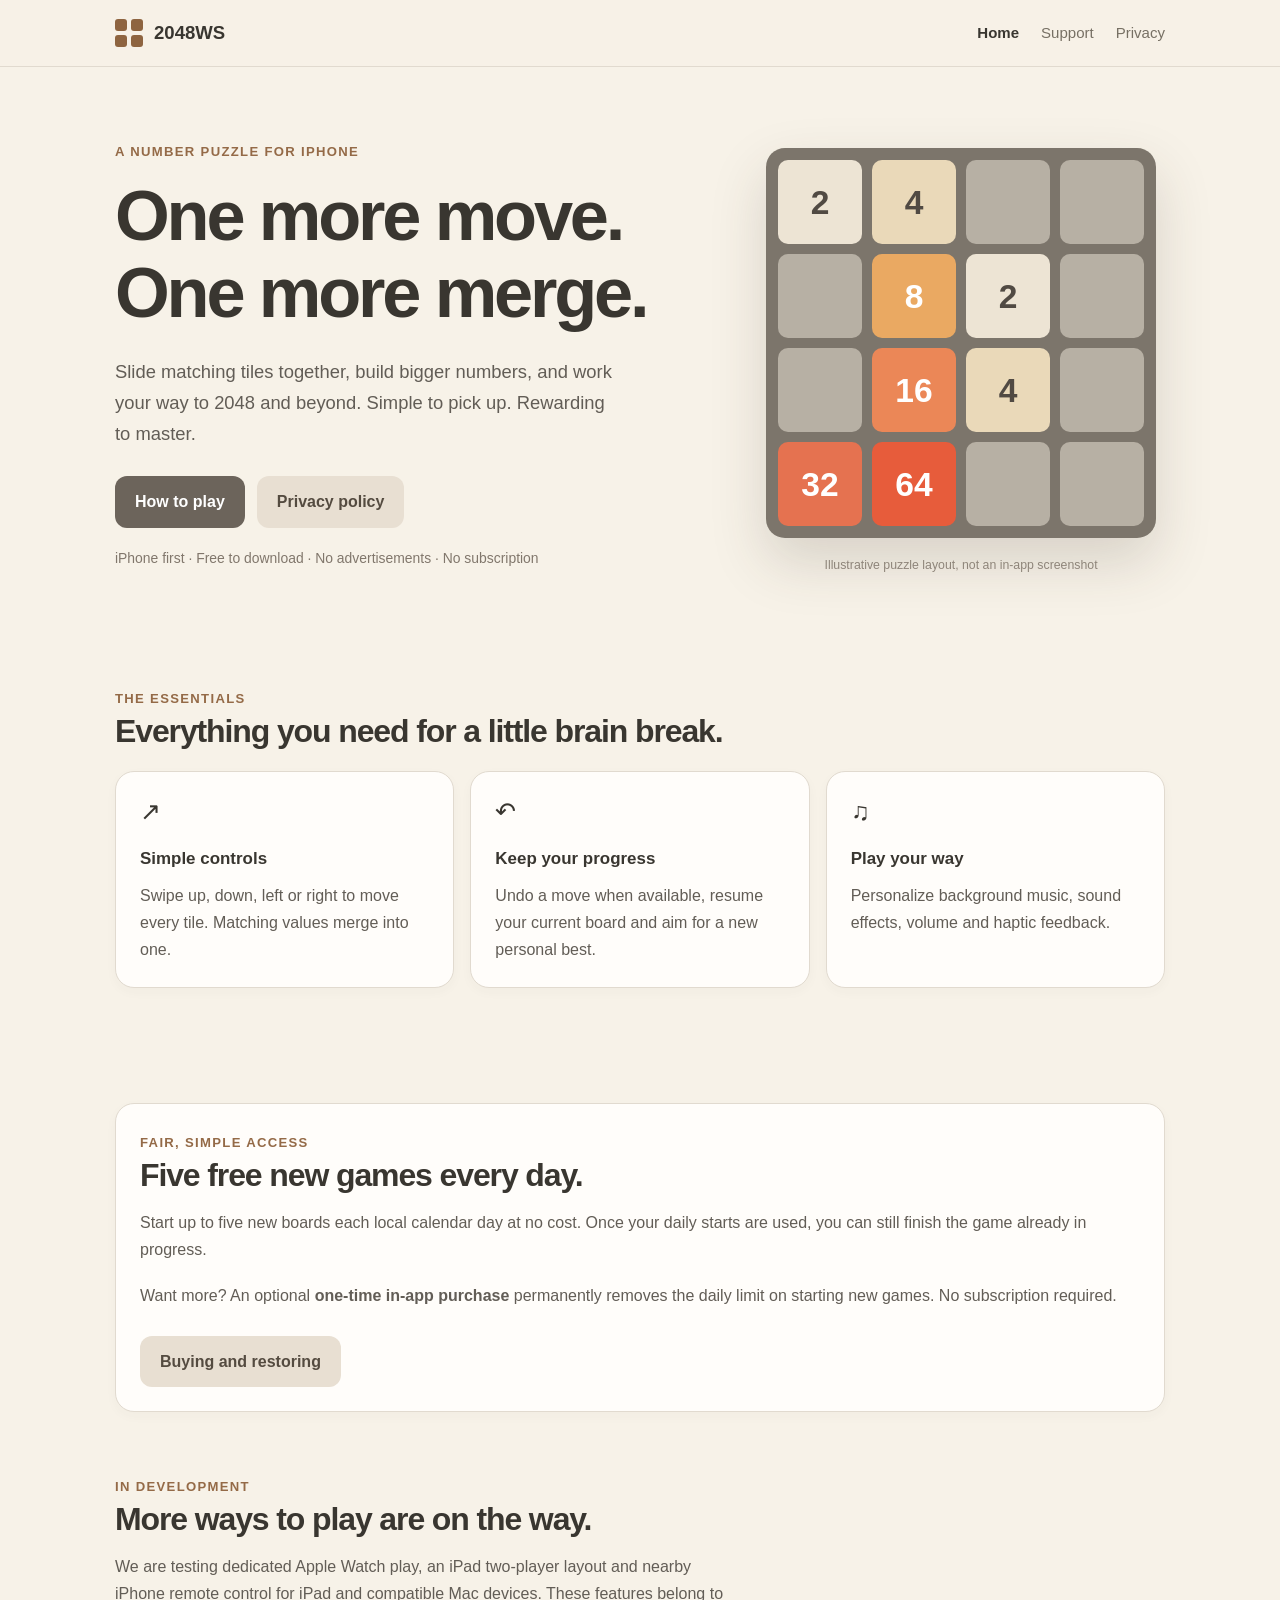
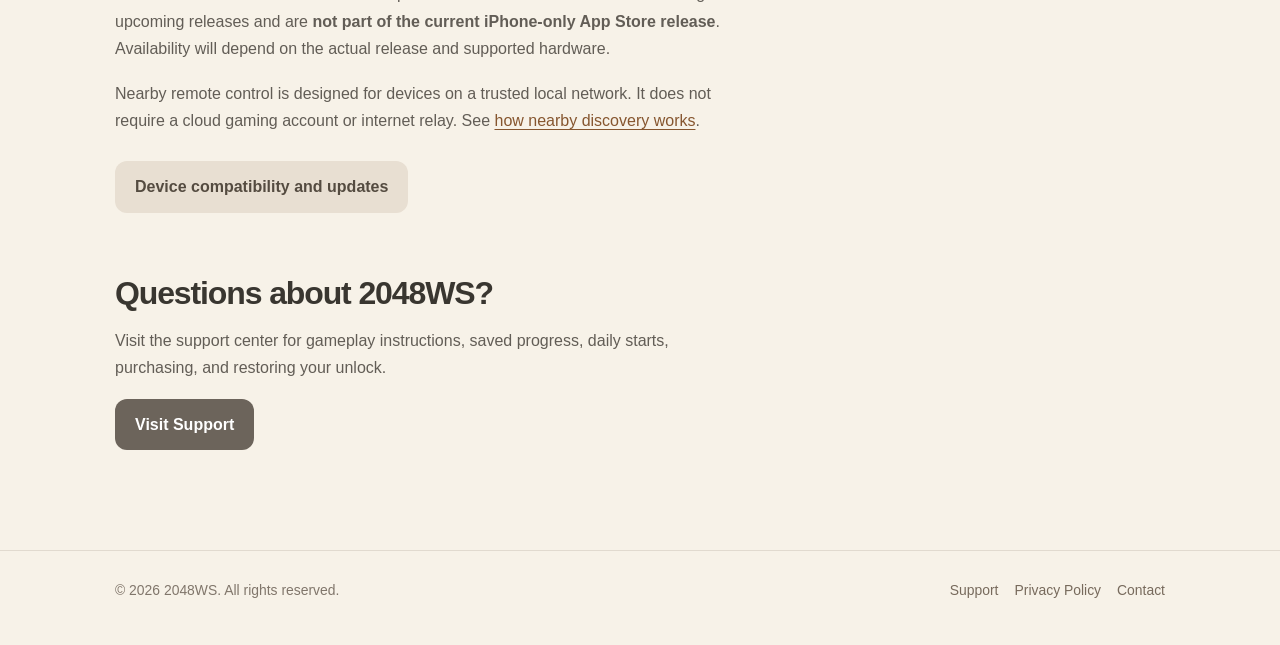
<file: docs/index.html>
<!doctype html>
<html lang="en"><head><meta charset="utf-8"><meta name="viewport" content="width=device-width,initial-scale=1"><meta http-equiv="refresh" content="0; url=./2048ws/"><title>2048WS · App websites</title><link rel="stylesheet" href="./2048ws/styles.css"></head>
<body><main class="shell"><h1>2048WS</h1><p>Visit the <a href="./2048ws/">2048WS website</a> for product information, support, and privacy policy.</p></main></body></html>
</file>
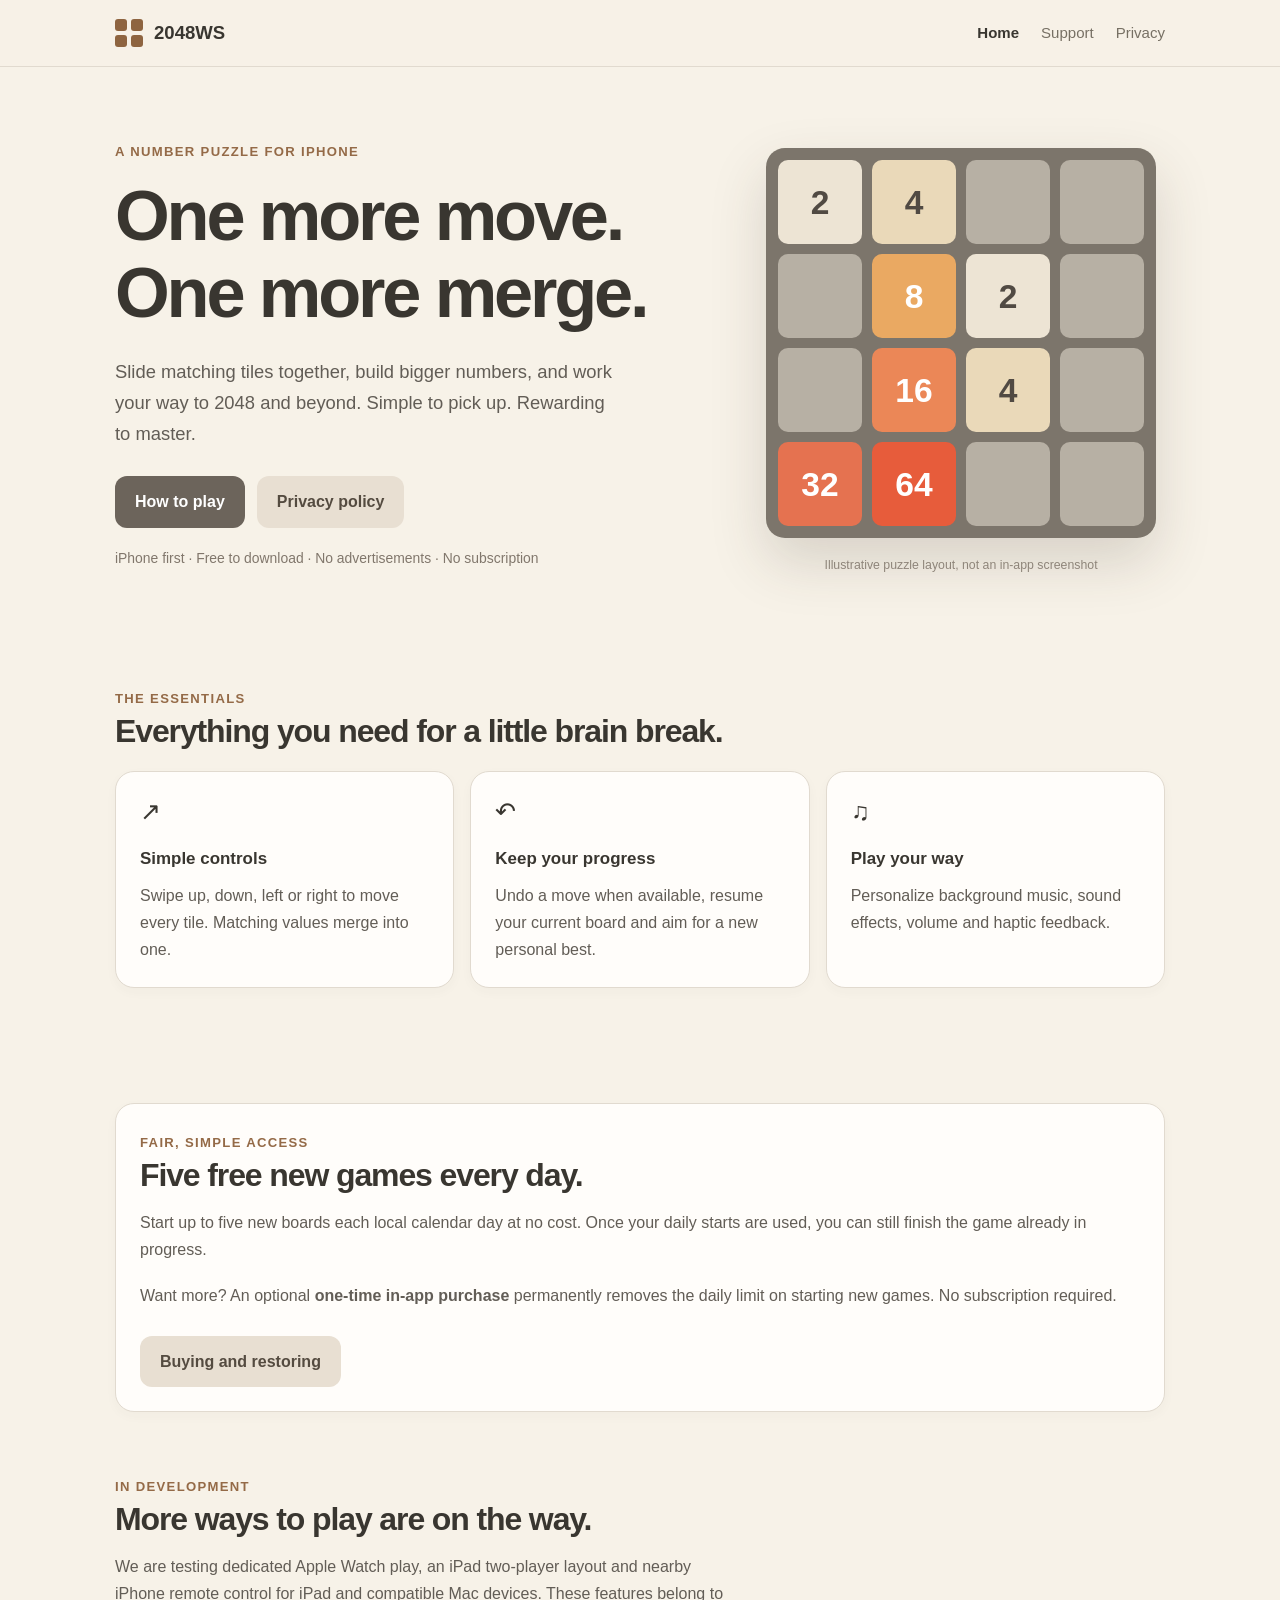
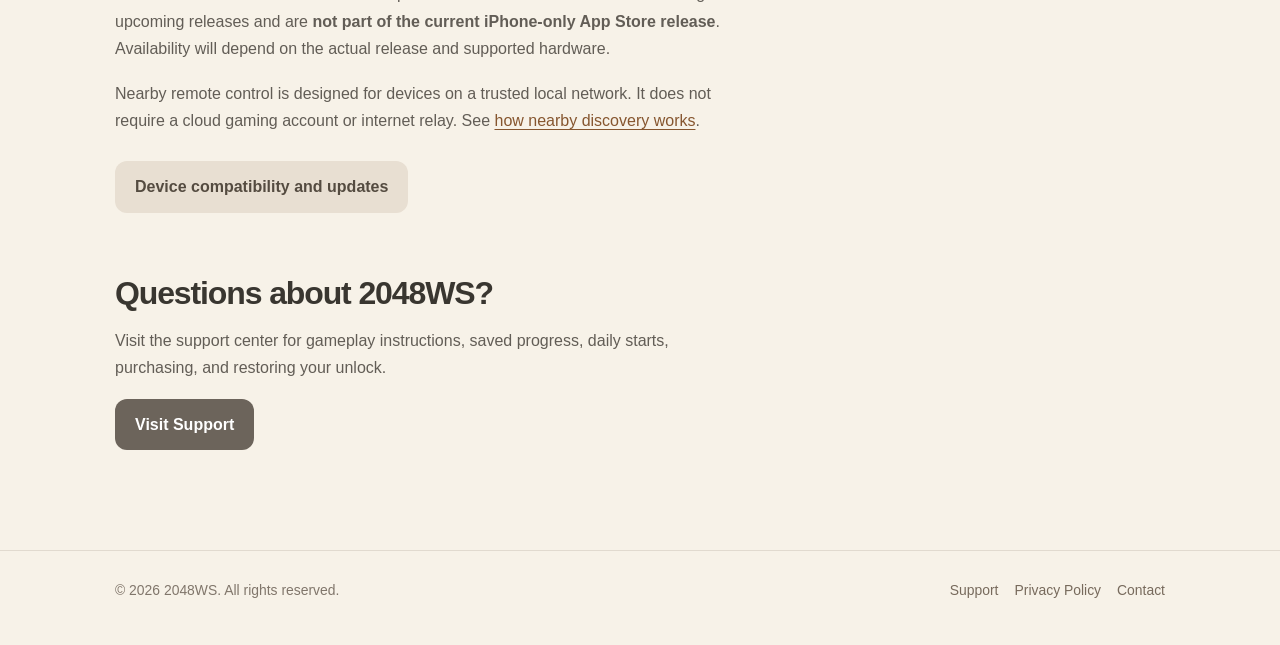
<file: docs/2048ws/index.html>
<!doctype html>
<html lang="en">
<head>
  <meta charset="utf-8">
  <meta name="viewport" content="width=device-width,initial-scale=1">
  <meta name="theme-color" content="#f7f2e8">
  <meta name="description" content="2048WS is a clean number puzzle for iPhone, with five free new games each day, saved progress and optional one-time unlock. Get help, privacy details and platform updates here.">
  <title>2048WS | Slide. Merge. Think.</title>
  <link rel="stylesheet" href="./styles.css">
</head>
<body>
<header><div class="shell top">
  <a class="brand" href="./"><span class="brandmark" aria-hidden="true"><i></i><i></i><i></i><i></i></span>2048WS</a>
  <nav class="nav" aria-label="Main navigation">
    <a href="./" aria-current="page">Home</a><a href="./support.html">Support</a><a href="./privacy.html">Privacy</a>
  </nav>
</div></header>
<main class="shell">
  <section class="hero">
    <div>
      <span class="eyebrow">A number puzzle for iPhone</span>
      <h1>One more move.<br>One more merge.</h1>
      <p class="lead">Slide matching tiles together, build bigger numbers, and work your way to 2048 and beyond. Simple to pick up. Rewarding to master.</p>
      <div class="actions">
        <a class="btn" href="./support.html">How to play</a>
        <a class="btn secondary" href="./privacy.html">Privacy policy</a>
      </div>
      <p class="small" style="margin-top:19px">iPhone first · Free to download · No advertisements · No subscription</p>
    </div>
    <div>
      <div class="gridboard" role="img" aria-label="Illustration of a 2048 puzzle grid, showing numbered tiles from 2 through 64">
        <div class="tile v2">2</div><div class="tile v4">4</div><div class="tile empty"></div><div class="tile empty"></div>
        <div class="tile empty"></div><div class="tile v8">8</div><div class="tile v2">2</div><div class="tile empty"></div>
        <div class="tile empty"></div><div class="tile v16">16</div><div class="tile v4">4</div><div class="tile empty"></div>
        <div class="tile v32">32</div><div class="tile v64">64</div><div class="tile empty"></div><div class="tile empty"></div>
      </div>
      <p class="preview-label">Illustrative puzzle layout, not an in-app screenshot</p>
    </div>
  </section>
  <section class="section" aria-labelledby="features">
    <span class="eyebrow">The essentials</span>
    <h2 id="features">Everything you need for a little brain break.</h2>
    <div class="features">
      <div class="panel"><div class="kicker" aria-hidden="true">↗</div><h3>Simple controls</h3><p>Swipe up, down, left or right to move every tile. Matching values merge into one.</p></div>
      <div class="panel"><div class="kicker" aria-hidden="true">↶</div><h3>Keep your progress</h3><p>Undo a move when available, resume your current board and aim for a new personal best.</p></div>
      <div class="panel"><div class="kicker" aria-hidden="true">♫</div><h3>Play your way</h3><p>Personalize background music, sound effects, volume and haptic feedback.</p></div>
    </div>
  </section>
  <section class="section">
    <div class="panel">
      <span class="eyebrow">Fair, simple access</span>
      <h2>Five free new games every day.</h2>
      <p>Start up to five new boards each local calendar day at no cost. Once your daily starts are used, you can still finish the game already in progress.</p>
      <p>Want more? An optional <strong>one-time in-app purchase</strong> permanently removes the daily limit on starting new games. No subscription required.</p>
      <div class="actions"><a class="btn secondary" href="./support.html#purchases">Buying and restoring</a></div>
    </div>
  </section>
  <section class="section" id="next">
    <span class="eyebrow">In development</span>
    <h2>More ways to play are on the way.</h2>
    <p>We are testing dedicated Apple Watch play, an iPad two-player layout and nearby iPhone remote control for iPad and compatible Mac devices. These features belong to upcoming releases and are <strong>not part of the current iPhone-only App Store release</strong>. Availability will depend on the actual release and supported hardware.</p>
    <p>Nearby remote control is designed for devices on a trusted local network. It does not require a cloud gaming account or internet relay. See <a href="./privacy.html#nearby">how nearby discovery works</a>.</p>
    <div class="actions"><a class="btn secondary" href="./support.html#platforms">Device compatibility and updates</a></div>
  </section>
  <section class="section">
    <h2>Questions about 2048WS?</h2>
    <p>Visit the support center for gameplay instructions, saved progress, daily starts, purchasing, and restoring your unlock.</p>
    <a class="btn" href="./support.html">Visit Support</a>
  </section>
</main>
<footer><div class="shell foot"><span>© 2026 2048WS. All rights reserved.</span><span><a href="./support.html">Support</a><a href="./privacy.html">Privacy Policy</a><a href="https://github.com/zerokiller007/pics/issues">Contact</a></span></div></footer>
</body>
</html>
</file>
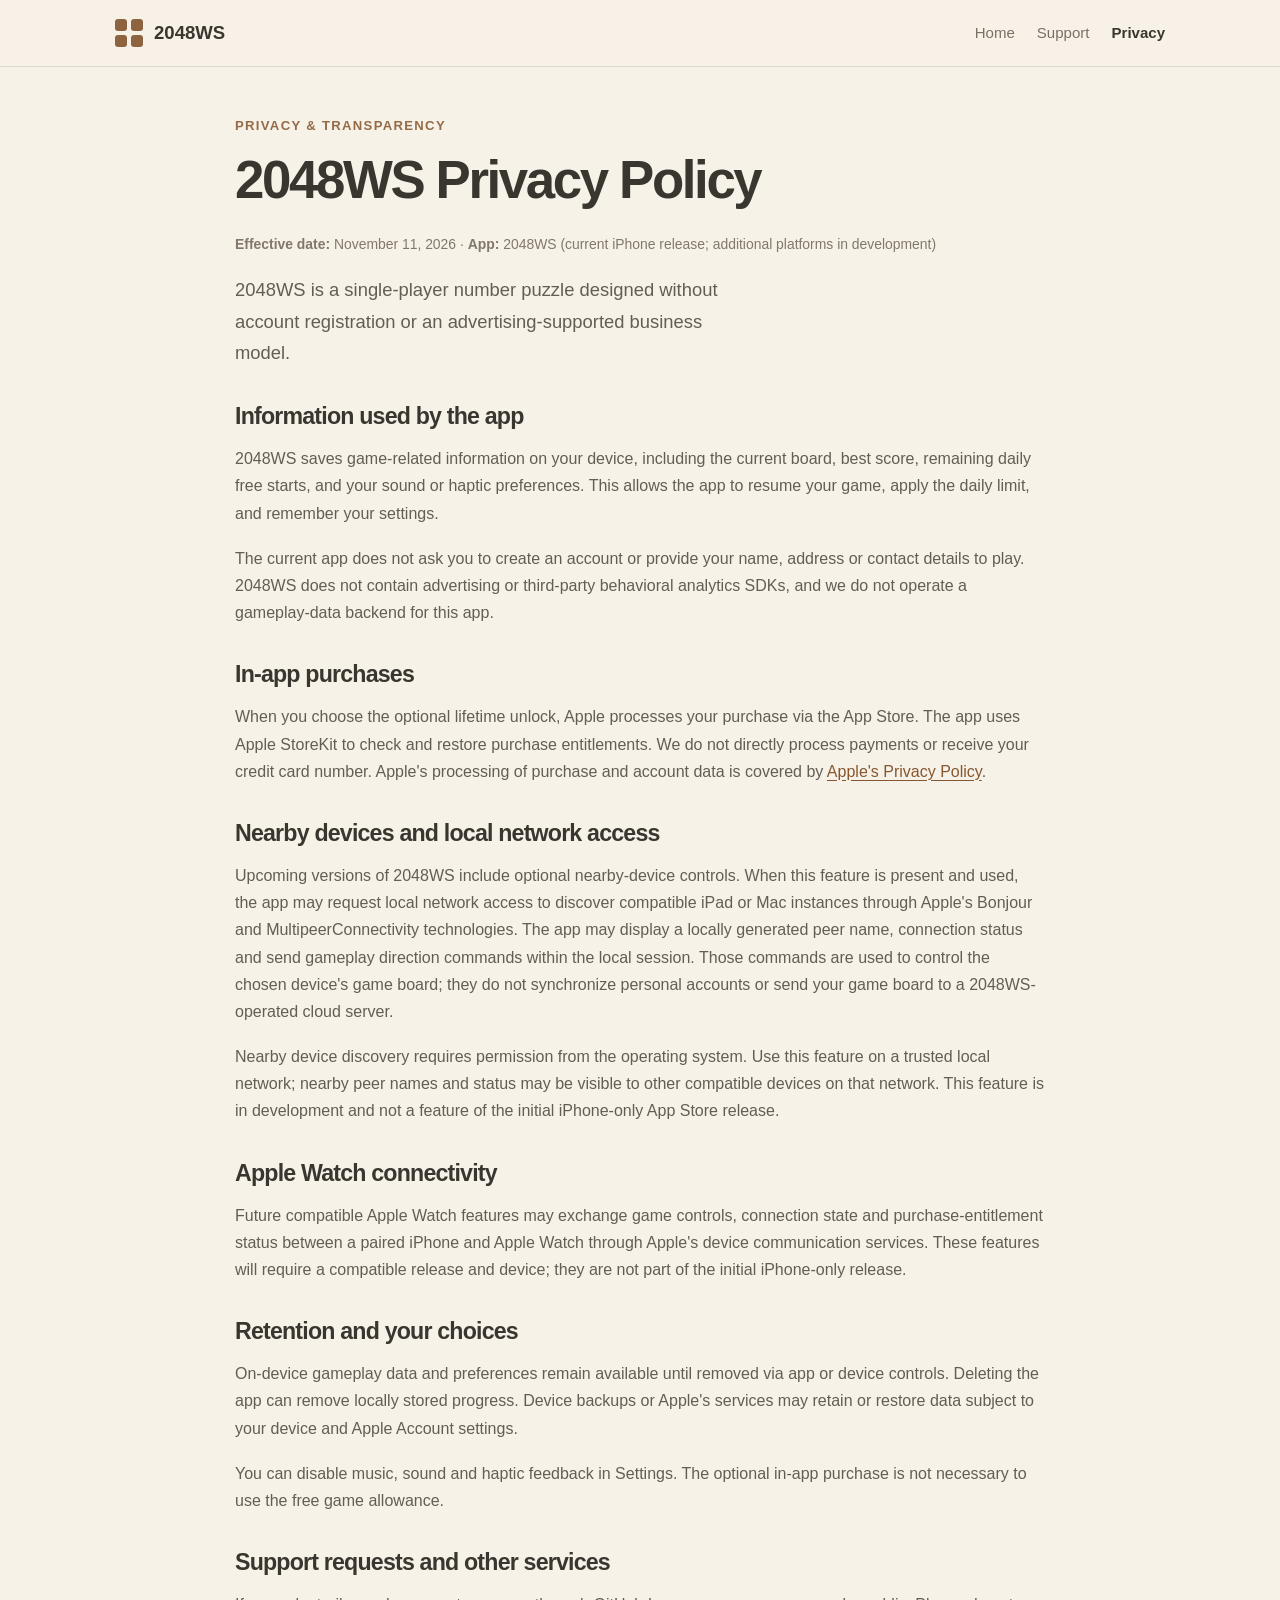
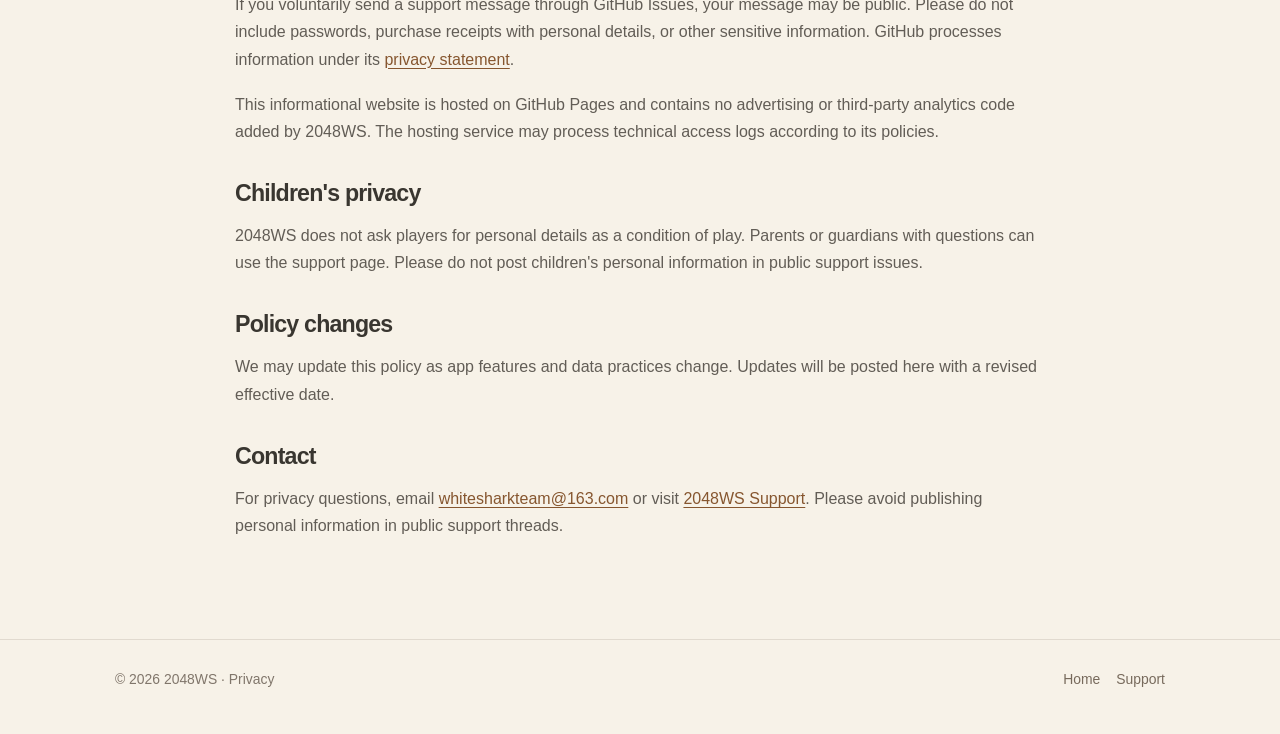
<file: docs/2048ws/privacy.html>
<!doctype html><html lang="en"><head><meta charset="utf-8"><meta name="viewport" content="width=device-width,initial-scale=1"><meta name="theme-color" content="#f7f2e8"><meta name="description" content="Privacy policy for 2048WS covering on-device gameplay and in-app purchases."><title>2048WS Privacy Policy</title><link rel="stylesheet" href="./styles.css"></head><body>
<header><div class="shell top"><a class="brand" href="./"><span class="brandmark" aria-hidden="true"><i></i><i></i><i></i><i></i></span>2048WS</a><nav class="nav" aria-label="Main navigation"><a href="./">Home</a><a href="./support.html">Support</a><a href="./privacy.html" aria-current="page">Privacy</a></nav></div></header>
<main class="shell"><div class="content"><span class="eyebrow">Privacy &amp; transparency</span><h1>2048WS Privacy Policy</h1><p class="small"><strong>Effective date:</strong> November 11, 2026 · <strong>App:</strong> 2048WS (current iPhone release; additional platforms in development)</p><p class="lead">2048WS is a single-player number puzzle designed without account registration or an advertising-supported business model.</p>
<section><h2>Information used by the app</h2><p>2048WS saves game-related information on your device, including the current board, best score, remaining daily free starts, and your sound or haptic preferences. This allows the app to resume your game, apply the daily limit, and remember your settings.</p><p>The current app does not ask you to create an account or provide your name, address or contact details to play. 2048WS does not contain advertising or third-party behavioral analytics SDKs, and we do not operate a gameplay-data backend for this app.</p></section>
<section><h2>In-app purchases</h2><p>When you choose the optional lifetime unlock, Apple processes your purchase via the App Store. The app uses Apple StoreKit to check and restore purchase entitlements. We do not directly process payments or receive your credit card number. Apple's processing of purchase and account data is covered by <a href="https://www.apple.com/legal/privacy/">Apple's Privacy Policy</a>.</p></section>
<section id="nearby"><h2>Nearby devices and local network access</h2><p>Upcoming versions of 2048WS include optional nearby-device controls. When this feature is present and used, the app may request local network access to discover compatible iPad or Mac instances through Apple's Bonjour and MultipeerConnectivity technologies. The app may display a locally generated peer name, connection status and send gameplay direction commands within the local session. Those commands are used to control the chosen device's game board; they do not synchronize personal accounts or send your game board to a 2048WS-operated cloud server.</p><p>Nearby device discovery requires permission from the operating system. Use this feature on a trusted local network; nearby peer names and status may be visible to other compatible devices on that network. This feature is in development and not a feature of the initial iPhone-only App Store release.</p></section>
<section><h2>Apple Watch connectivity</h2><p>Future compatible Apple Watch features may exchange game controls, connection state and purchase-entitlement status between a paired iPhone and Apple Watch through Apple's device communication services. These features will require a compatible release and device; they are not part of the initial iPhone-only release.</p></section>
<section><h2>Retention and your choices</h2><p>On-device gameplay data and preferences remain available until removed via app or device controls. Deleting the app can remove locally stored progress. Device backups or Apple's services may retain or restore data subject to your device and Apple Account settings.</p><p>You can disable music, sound and haptic feedback in Settings. The optional in-app purchase is not necessary to use the free game allowance.</p></section>
<section><h2>Support requests and other services</h2><p>If you voluntarily send a support message through GitHub Issues, your message may be public. Please do not include passwords, purchase receipts with personal details, or other sensitive information. GitHub processes information under its <a href="https://docs.github.com/en/site-policy/privacy-policies/github-general-privacy-statement">privacy statement</a>.</p><p>This informational website is hosted on GitHub Pages and contains no advertising or third-party analytics code added by 2048WS. The hosting service may process technical access logs according to its policies.</p></section>
<section><h2>Children's privacy</h2><p>2048WS does not ask players for personal details as a condition of play. Parents or guardians with questions can use the support page. Please do not post children's personal information in public support issues.</p></section>
<section><h2>Policy changes</h2><p>We may update this policy as app features and data practices change. Updates will be posted here with a revised effective date.</p></section>
<section><h2>Contact</h2><p>For privacy questions, email <a href="mailto:whitesharkteam@163.com?subject=2048WS%20Privacy">whitesharkteam@163.com</a> or visit <a href="./support.html">2048WS Support</a>. Please avoid publishing personal information in public support threads.</p></section>
</div></main><footer><div class="shell foot"><span>© 2026 2048WS · Privacy</span><span><a href="./">Home</a><a href="./support.html">Support</a></span></div></footer></body></html>
</file>
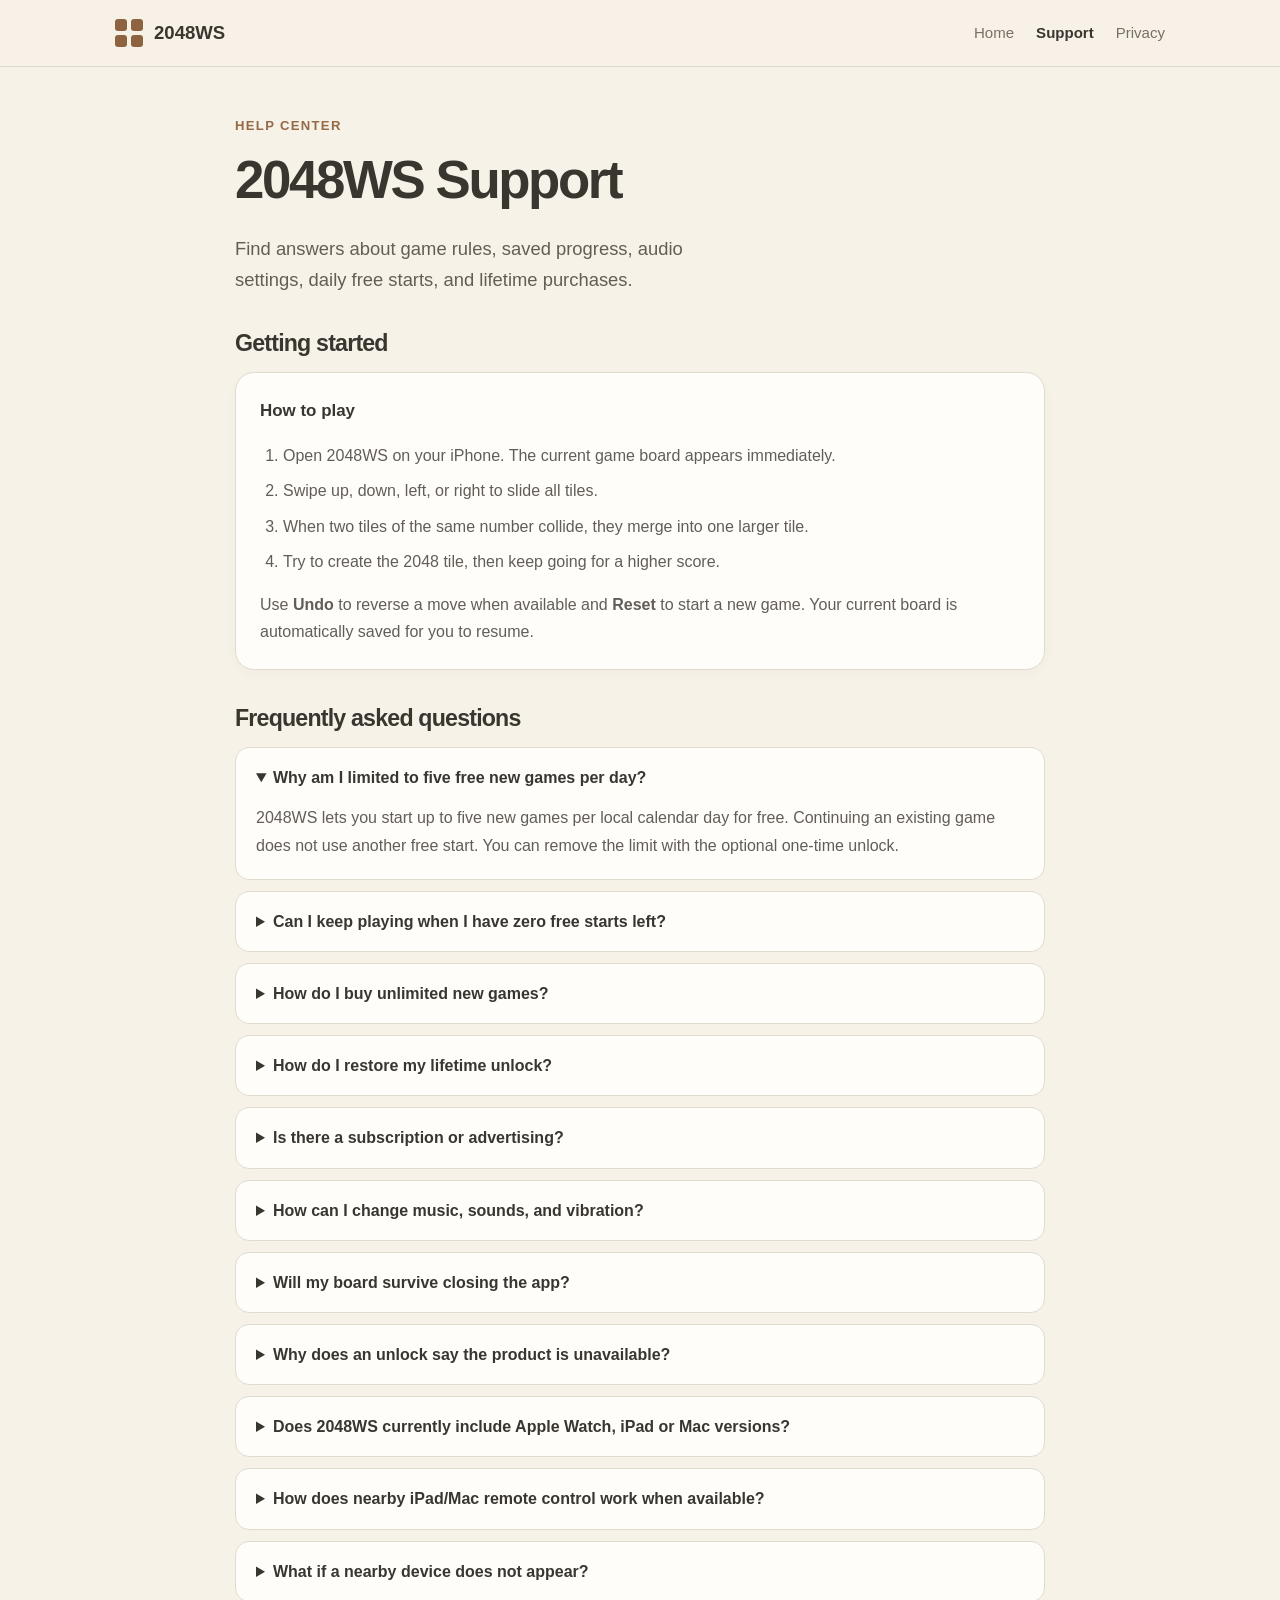
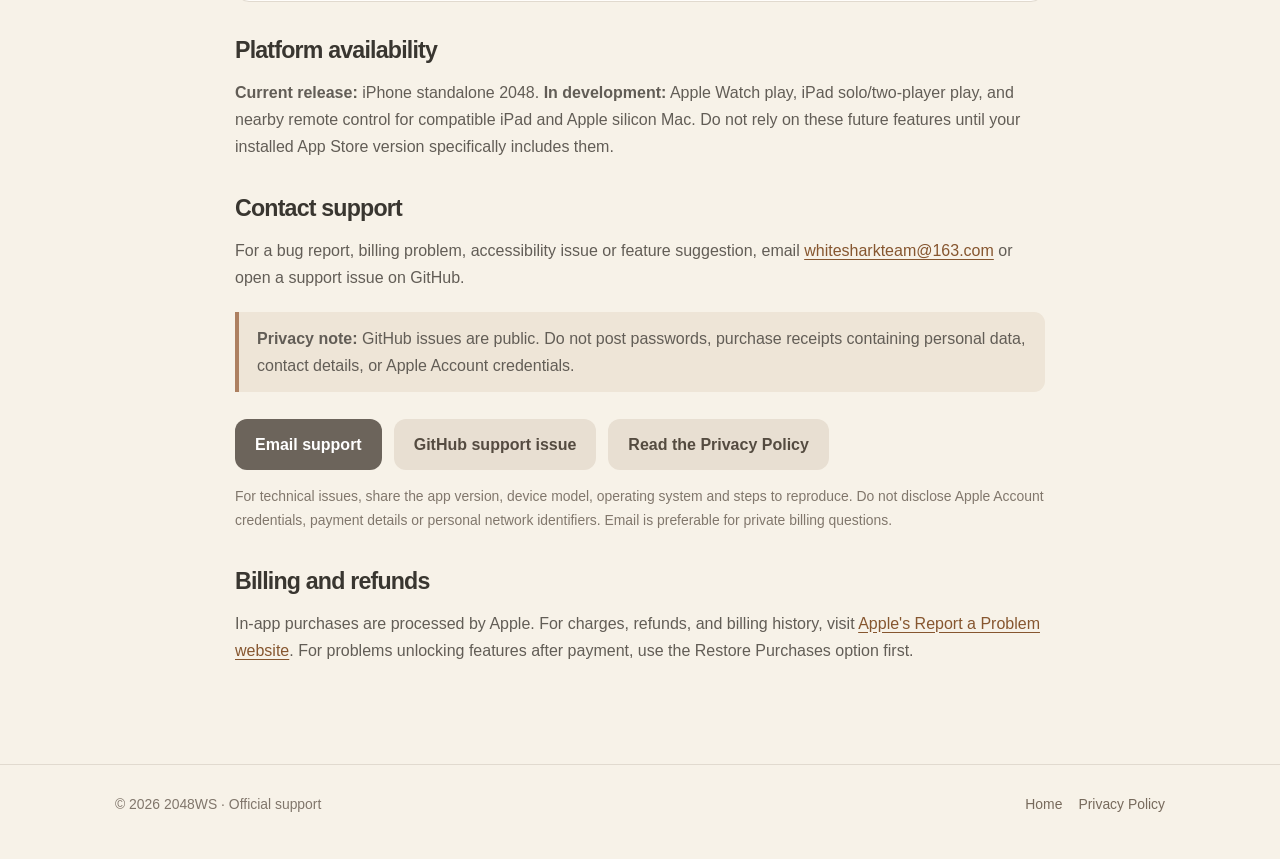
<file: docs/2048ws/support.html>
<!doctype html>
<html lang="en">
<head><meta charset="utf-8"><meta name="viewport" content="width=device-width,initial-scale=1"><meta name="theme-color" content="#f7f2e8"><meta name="description" content="Official 2048WS help: how to play, saved games, daily free starts, permanent unlock, and restoring in-app purchases."><title>2048WS Support | Help & FAQ</title><link rel="stylesheet" href="./styles.css"></head>
<body>
<header><div class="shell top"><a class="brand" href="./"><span class="brandmark" aria-hidden="true"><i></i><i></i><i></i><i></i></span>2048WS</a><nav class="nav" aria-label="Main navigation"><a href="./">Home</a><a href="./support.html" aria-current="page">Support</a><a href="./privacy.html">Privacy</a></nav></div></header>
<main class="shell">
  <div class="content">
    <span class="eyebrow">Help center</span>
    <h1>2048WS Support</h1>
    <p class="lead">Find answers about game rules, saved progress, audio settings, daily free starts, and lifetime purchases.</p>
    <section>
      <h2>Getting started</h2>
      <div class="panel">
        <h3>How to play</h3>
        <ol>
          <li>Open 2048WS on your iPhone. The current game board appears immediately.</li>
          <li>Swipe up, down, left, or right to slide all tiles.</li>
          <li>When two tiles of the same number collide, they merge into one larger tile.</li>
          <li>Try to create the 2048 tile, then keep going for a higher score.</li>
        </ol>
        <p>Use <strong>Undo</strong> to reverse a move when available and <strong>Reset</strong> to start a new game. Your current board is automatically saved for you to resume.</p>
      </div>
    </section>
    <section class="faq" id="purchases">
      <h2>Frequently asked questions</h2>
      <details open><summary>Why am I limited to five free new games per day?</summary><p>2048WS lets you start up to five new games per local calendar day for free. Continuing an existing game does not use another free start. You can remove the limit with the optional one-time unlock.</p></details>
      <details><summary>Can I keep playing when I have zero free starts left?</summary><p>Yes. You can continue the current board even when the daily allowance is exhausted. The limit applies to starting a new board.</p></details>
      <details><summary>How do I buy unlimited new games?</summary><p>Open the <strong>Permanent Unlock / Unlimited Play</strong> purchase sheet from the game screen. If the product is available, follow the Apple in-app purchase prompts. The final price is displayed by Apple's App Store in your local currency.</p></details>
      <details><summary>How do I restore my lifetime unlock?</summary><p>Open the in-app unlock sheet and tap <strong>Restore Purchases</strong>. Make sure you use the same Apple Account that originally purchased the unlock, and allow time for the App Store to respond. If it still does not work, check your purchase history and contact support.</p></details>
      <details><summary>Is there a subscription or advertising?</summary><p>No. The unlock is a one-time, non-consumable in-app purchase. 2048WS does not include advertisements or recurring subscriptions.</p></details>
      <details><summary>How can I change music, sounds, and vibration?</summary><p>Tap <strong>Settings</strong>. You can toggle background music and sound effects, change their volume, and enable or disable haptic feedback.</p></details>
      <details><summary>Will my board survive closing the app?</summary><p>Your current game and settings are saved on the device. Reopen the app to resume. Deleting the app or clearing its data may remove locally stored game progress.</p></details>
      <details><summary>Why does an unlock say the product is unavailable?</summary><p>Purchases depend on App Store availability and on the product's configuration. Confirm your device is online, restart the app, and try again later. During TestFlight testing, Apple uses its sandbox purchase environment.</p></details>
      <details><summary>Does 2048WS currently include Apple Watch, iPad or Mac versions?</summary><p>The initial App Store release is for iPhone. Apple Watch gameplay, iPad two-player play and iPhone remote control of compatible iPad/Mac devices are being tested for future releases. These capabilities are not yet available in the initial release. Check the actual App Store version notes for availability.</p></details>
      <details><summary>How does nearby iPad/Mac remote control work when available?</summary><p>The supported devices must run a compatible version of 2048WS on the same trusted local network, with local network permission granted. Open the single-player board on the target device and select it from the iPhone remote screen. Commands move tiles on the chosen device; game progress is not mirrored or uploaded. This feature is part of a future release, not the initial iPhone version.</p></details>
      <details><summary>What if a nearby device does not appear?</summary><p>Confirm both devices have a compatible app version, are on the same trusted network, and have granted local network access. Keep the target app open and use the refresh control. If a device remains unavailable, send the device models, system versions and approximate steps to support without sharing private network details.</p></details>
    </section>
    <section id="platforms">
      <h2>Platform availability</h2>
      <p><strong>Current release:</strong> iPhone standalone 2048. <strong>In development:</strong> Apple Watch play, iPad solo/two-player play, and nearby remote control for compatible iPad and Apple silicon Mac. Do not rely on these future features until your installed App Store version specifically includes them.</p>
    </section>
    <section>
      <h2>Contact support</h2>
      <p>For a bug report, billing problem, accessibility issue or feature suggestion, email <a href="mailto:whitesharkteam@163.com?subject=2048WS%20Support">whitesharkteam@163.com</a> or open a support issue on GitHub.</p>
      <p class="notice"><strong>Privacy note:</strong> GitHub issues are public. Do not post passwords, purchase receipts containing personal data, contact details, or Apple Account credentials.</p>
      <div class="actions"><a class="btn" href="mailto:whitesharkteam@163.com?subject=2048WS%20Support">Email support</a><a class="btn secondary" href="https://github.com/zerokiller007/pics/issues/new" rel="noopener noreferrer">GitHub support issue</a><a class="btn secondary" href="./privacy.html">Read the Privacy Policy</a></div>
      <p class="small" style="margin-top:15px">For technical issues, share the app version, device model, operating system and steps to reproduce. Do not disclose Apple Account credentials, payment details or personal network identifiers. Email is preferable for private billing questions.</p>
    </section>
    <section>
      <h2>Billing and refunds</h2>
      <p>In-app purchases are processed by Apple. For charges, refunds, and billing history, visit <a href="https://reportaproblem.apple.com/" rel="noopener noreferrer">Apple's Report a Problem website</a>. For problems unlocking features after payment, use the Restore Purchases option first.</p>
    </section>
  </div>
</main>
<footer><div class="shell foot"><span>© 2026 2048WS · Official support</span><span><a href="./">Home</a><a href="./privacy.html">Privacy Policy</a></span></div></footer>
</body></html>
</file>
<file: docs/2048ws/styles.css>
/* 2048WS public App Store website — accessible, no external fonts/trackers */
:root {
  color-scheme: light;
  --background:#f7f2e8; --ink:#393630; --muted:#777064;
  --card:#fffdfa; --board:#7c756b; --tile:#b7b0a4;
  --line:#e1dacf; --accent:#99613a;
  font-family: -apple-system,BlinkMacSystemFont,"Segoe UI",Roboto,Helvetica,Arial,sans-serif;
}
* {box-sizing:border-box}
html {scroll-behavior:smooth}
body {margin:0;background:var(--background);color:var(--ink);line-height:1.7}
a {color:#86562f;text-underline-offset:3px}
a:hover {color:#56371c}
.shell {width:min(1050px,calc(100% - 42px));margin:0 auto}
header {background:rgba(247,242,232,.96);border-bottom:1px solid var(--line)}
.top {display:flex;align-items:center;justify-content:space-between;gap:20px;padding:17px 0}
.brand {display:flex;align-items:center;gap:11px;color:var(--ink);font-weight:800;font-size:1.16rem;text-decoration:none}
.brandmark {display:grid;grid-template-columns:repeat(2,12px);gap:4px}
.brandmark i {display:block;height:12px;background:#8e6440;border-radius:3px}
.nav {display:flex;align-items:center;gap:22px;flex-wrap:wrap}
.nav a {font-size:.94rem;color:var(--muted);text-decoration:none}
.nav a[aria-current="page"],.nav a:hover {color:var(--ink);font-weight:700}
main {padding:44px 0 66px}
.hero {display:grid;grid-template-columns:minmax(0,1.18fr) minmax(260px,.82fr);gap:55px;align-items:center;padding:26px 0 70px}
.eyebrow {display:inline-block;font-size:.82rem;letter-spacing:.1em;text-transform:uppercase;font-weight:800;color:#946a47}
h1 {font-size:clamp(2.35rem,5.8vw,4.4rem);line-height:1.1;letter-spacing:-.045em;margin:13px 0 24px}
h2 {font-size:clamp(1.5rem,3vw,2rem);letter-spacing:-.035em;line-height:1.25;margin:0 0 14px}
h3 {font-size:1.06rem;margin:0 0 8px}
p {margin:0 0 18px;color:#625d56}
.lead {font-size:1.15rem;max-width:49ch}
.actions {display:flex;gap:12px;flex-wrap:wrap;margin-top:27px}
.btn {display:inline-block;padding:12px 20px;background:#6c645b;color:white;text-decoration:none;font-weight:750;border-radius:12px}
.btn:hover {color:white;background:#4f4840}
.btn.secondary {background:#e8dfd2;color:#544b40}
.btn.secondary:hover {color:#362f28;background:#d7cbba}
.gridboard {width:min(100%,390px);aspect-ratio:1;padding:12px;border-radius:19px;background:var(--board);display:grid;grid-template-columns:repeat(4,1fr);gap:10px;box-shadow:0 24px 55px rgba(63,54,43,.17);margin:0 auto}
.tile {background:var(--tile);border-radius:10px;display:grid;place-items:center;font-weight:850;font-size:clamp(1.2rem,3.7vw,2.1rem);color:#514a43}
.tile.v2 {background:#ede4d4}
.tile.v4 {background:#ead9b9}
.tile.v8 {background:#eaa962;color:#fff}
.tile.v16 {background:#eb8757;color:#fff}
.tile.v32 {background:#e57250;color:#fff}
.tile.v64 {background:#e75c3b;color:#fff}
.tile.empty {color:transparent}
.preview-label{text-align:center;color:#8e857a;font-size:.77rem;margin:17px 0 0}
.features {display:grid;grid-template-columns:repeat(3,1fr);gap:16px;margin:20px 0 55px}
.panel {background:var(--card);padding:24px;border:1px solid var(--line);border-radius:19px;box-shadow:0 4px 12px rgba(75,64,50,.03)}
.panel p:last-child{margin-bottom:0}
.kicker {font-size:1.55rem;line-height:1.3;margin-bottom:16px}
.section {padding:26px 0 34px}
.section>p {max-width:69ch}
.content {max-width:810px;margin:auto}
.content h1{font-size:clamp(2.1rem,4.8vw,3.3rem)}
.content section {margin:34px 0}
.content section h2 {font-size:1.45rem}
.content ul,.content ol{padding-left:23px;color:#625d56}
.content li{margin:8px 0}
.faq details {background:#fffdfa;border:1px solid var(--line);padding:16px 20px;border-radius:14px;margin-bottom:11px}
.faq summary {cursor:pointer;font-weight:750}
.faq details p {margin:13px 0 4px}
.notice {background:#eee5d7;border-left:4px solid #ad8060;border-radius:0 11px 11px 0;padding:13px 18px;margin:20px 0}
footer {padding:28px 0 42px;border-top:1px solid var(--line);font-size:.87rem;color:#80766b}
.foot {display:flex;justify-content:space-between;gap:16px;flex-wrap:wrap}
.foot a {color:#776a5c;text-decoration:none;margin-left:16px}
.small {font-size:.87rem;color:#81776c}
@media(max-width:760px){
 .hero{grid-template-columns:1fr;gap:35px;padding-bottom:38px}
 .features{grid-template-columns:1fr}
 .nav{gap:14px}
 main{padding-top:28px}
 .gridboard{max-width:320px}
 .foot a{margin:0 12px 0 0}
}
@media(prefers-reduced-motion:reduce){html{scroll-behavior:auto}}
</file>
